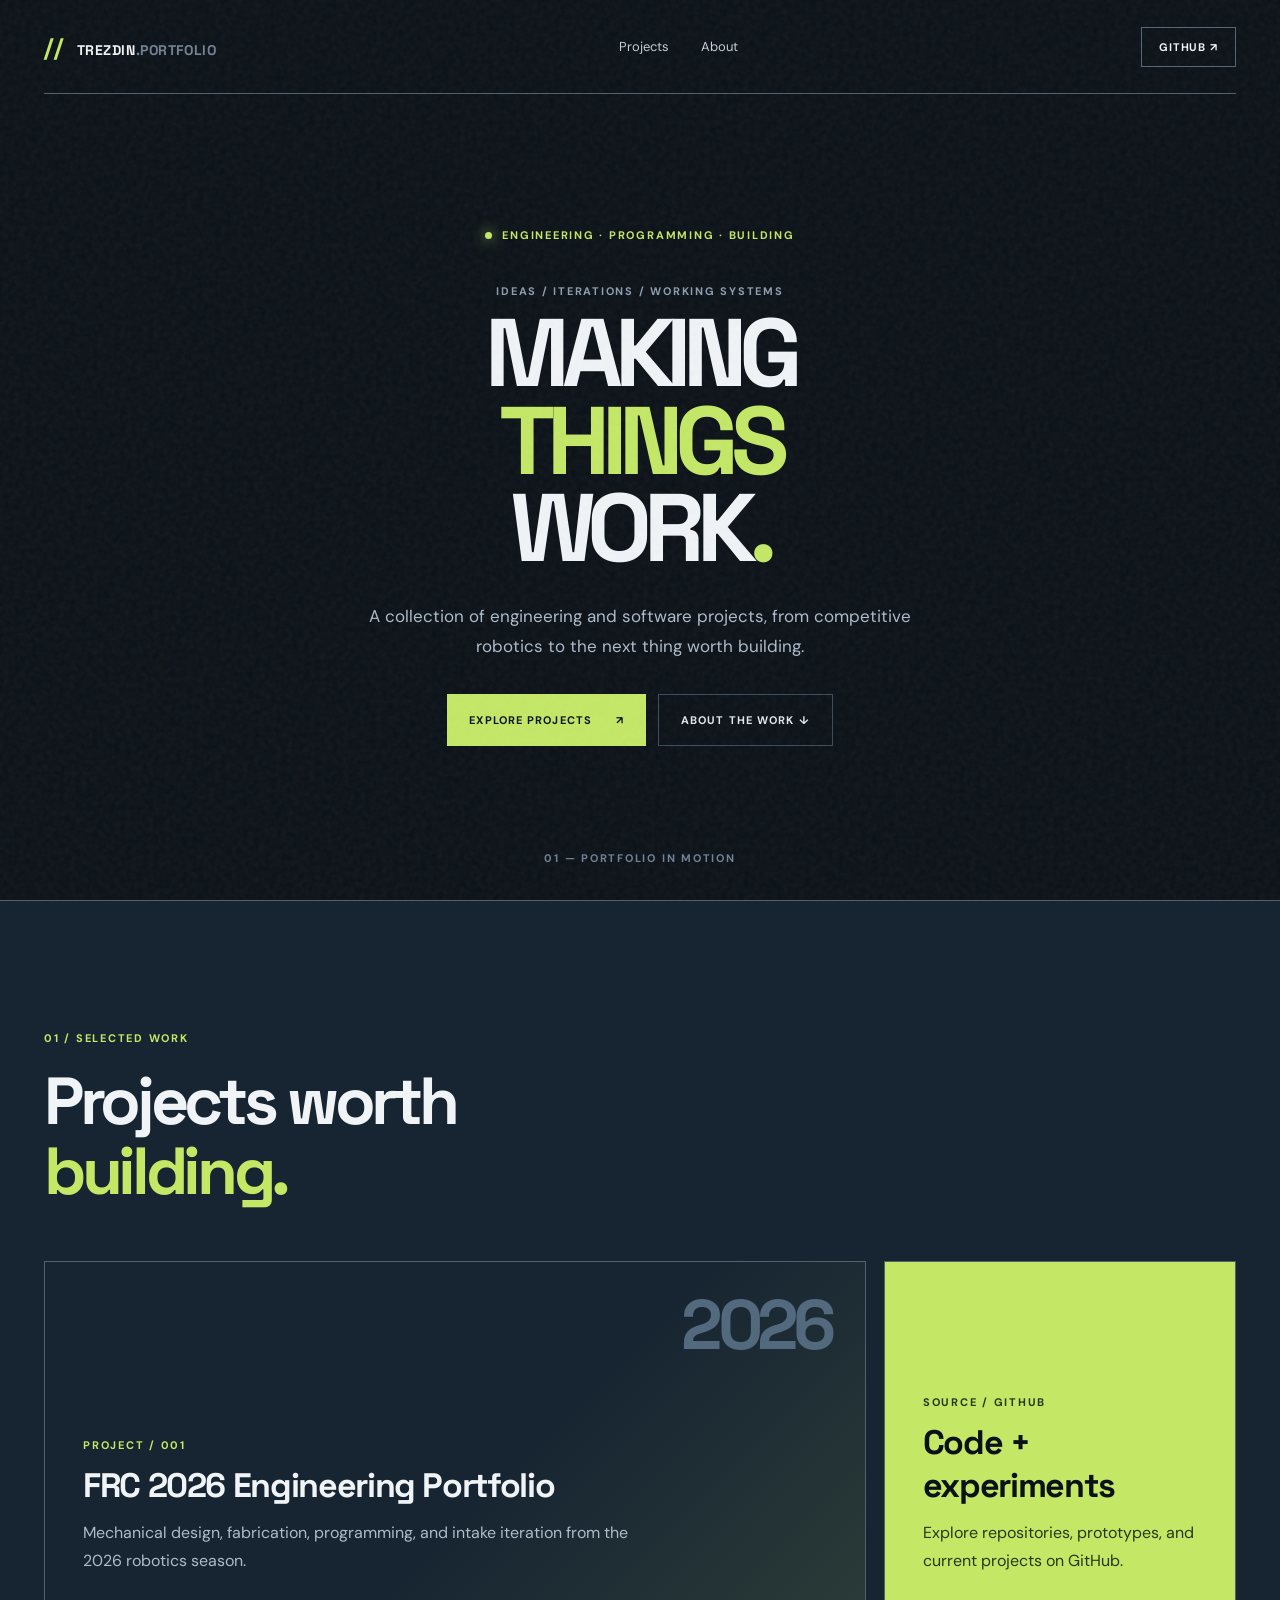
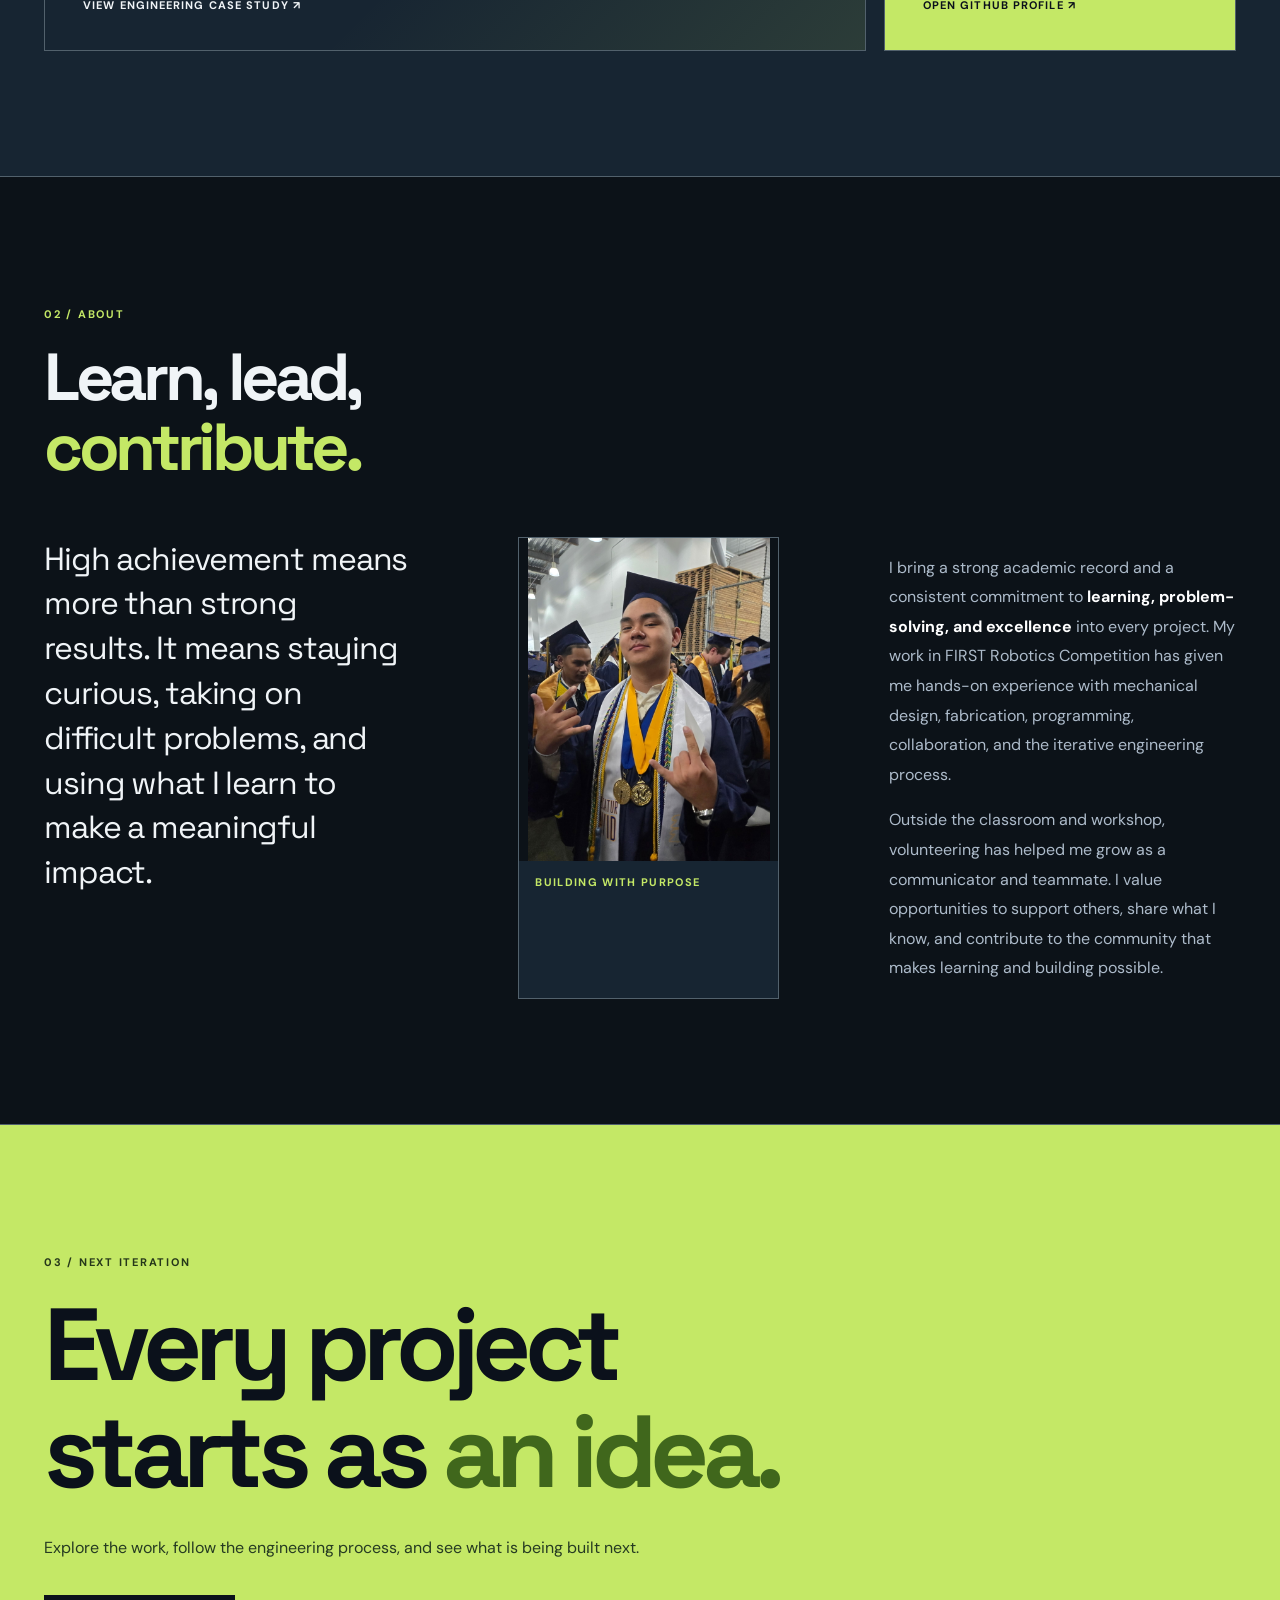
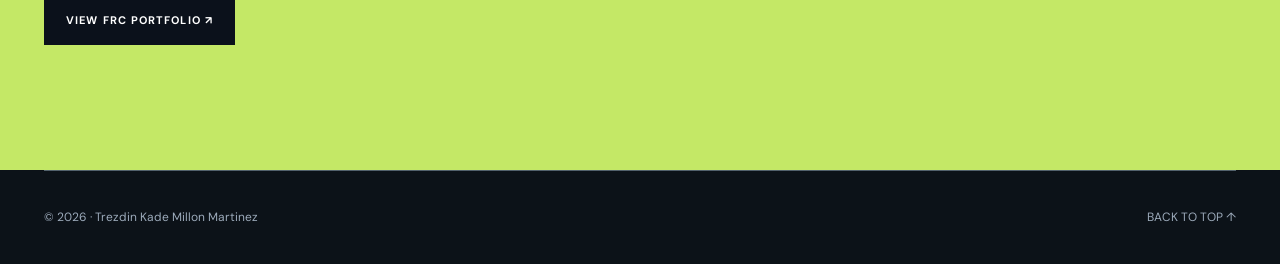
<file: index.html>
<!doctype html>
<html lang="en">
  <head>
    <meta charset="utf-8" />
    <meta name="viewport" content="width=device-width, initial-scale=1" />
    <meta name="theme-color" content="#0b111b" />
    <meta
      name="description"
      content="Trezdin's engineering portfolio and project work."
    />
    <title>Trezdin | Engineering Portfolio</title>
    <link rel="stylesheet" href="style.css" />
  </head>
  <body class="home-page">
    <div class="grain" aria-hidden="true"></div>

    <header class="nav wrap">
      <a class="brand" href="#top">
        <span class="brandmark">//</span>
        TREZDIN<span class="muted">.PORTFOLIO</span>
      </a>
      <nav class="nav-links" id="primary-navigation" aria-label="Main navigation">
        <a href="#projects">Projects</a>
        <a href="#about">About</a>
      </nav>
      <button
        class="menu-toggle"
        type="button"
        aria-expanded="false"
        aria-controls="primary-navigation"
        aria-label="Toggle navigation"
      >
        MENU
      </button>
      <a
        class="nav-cta"
        href="https://github.com/Unspeakablevet"
        target="_blank"
        rel="noopener noreferrer"
      >GITHUB &#8599;</a>
    </header>

    <main id="top">
      <section class="hero wrap">
        <div>
          <div class="eyebrow">
            <span class="pulse"></span>
            ENGINEERING &#183; PROGRAMMING &#183; BUILDING
          </div>
          <p class="micro">IDEAS / ITERATIONS / WORKING SYSTEMS</p>
          <h1>
            MAKING<br /><em>THINGS</em><br />WORK<span class="dot">.</span>
          </h1>
          <p class="lead">
            A collection of engineering and software projects, from competitive
            robotics to the next thing worth building.
          </p>
          <div class="hero-actions">
            <a class="btn primary" href="#projects">
              EXPLORE PROJECTS <span>&#8599;</span>
            </a>
            <a class="btn ghost" href="#about">
              ABOUT THE WORK &#8595;
            </a>
          </div>
        </div>

        <div class="hero-index">01 &#8212; PORTFOLIO IN MOTION</div>
      </section>

      <section class="section projects" id="projects">
        <div class="wrap">
          <span class="kicker">01 / SELECTED WORK</span>
          <h2>Projects worth<br /><i>building.</i></h2>

          <div class="project-grid">
            <a
              class="project-card featured"
              href="FRC_portfolio/FRC_portfolio.html"
              aria-label="View the 2026 FRC engineering portfolio"
            >
              <span class="card-index">PROJECT / 001</span>
              <h3>FRC 2026 Engineering Portfolio</h3>
              <p>
                Mechanical design, fabrication, programming, and intake
                iteration from the 2026 robotics season.
              </p>
              <span class="card-link">VIEW ENGINEERING CASE STUDY &#8599;</span>
            </a>

            <a
              class="project-card secondary"
              href="https://github.com/Unspeakablevet"
              target="_blank"
              rel="noopener noreferrer"
            >
              <span class="card-index">SOURCE / GITHUB</span>
              <h3>Code + experiments</h3>
              <p>
                Explore repositories, prototypes, and current projects on GitHub.
              </p>
              <span class="card-link">OPEN GITHUB PROFILE &#8599;</span>
            </a>
          </div>
        </div>
      </section>

      <section class="section" id="about">
        <div class="wrap">
          <span class="kicker">02 / ABOUT</span>
          <h2>Learn, lead,<br /><i>contribute.</i></h2>
          <div class="about-grid">
            <p class="big-copy">
              High achievement means more than strong results. It means staying
              curious, taking on difficult problems, and using what I learn to
              make a meaningful impact.
            </p>
            <figure class="about-profile">
              <img src="FRC_portfolio/assets/me.jpg" alt="Portrait of Trezdin Kade Millon Martinez" />
              <figcaption>BUILDING WITH PURPOSE</figcaption>
            </figure>
            <div class="about-copy">
              <p>
                I bring a strong academic record and a consistent commitment to
                <strong>learning, problem-solving, and excellence</strong> into
                every project. My work in FIRST Robotics Competition has given me
                hands-on experience with mechanical design, fabrication,
                programming, collaboration, and the iterative engineering process.
              </p>
              <p>
                Outside the classroom and workshop, volunteering has helped me
                grow as a communicator and teammate. I value opportunities to
                support others, share what I know, and contribute to the
                community that makes learning and building possible.
              </p>
            </div>
          </div>
        </div>
      </section>

      <section class="section closing">
        <div class="wrap">
          <span class="kicker">03 / NEXT ITERATION</span>
          <h2>Every project<br />starts as <i>an idea.</i></h2>
          <p>
            Explore the work, follow the engineering process, and see what is
            being built next.
          </p>
          <a class="btn primary" href="FRC_portfolio/FRC_portfolio.html">
            VIEW FRC PORTFOLIO &#8599;
          </a>
        </div>
      </section>
    </main>

    <footer class="footer wrap">
      <span>
        &#169; <span id="year">2026</span> &#183;
        Trezdin Kade Millon Martinez
      </span>
      <a href="#top">BACK TO TOP &#8593;</a>
    </footer>

    <script src="script.js"></script>
  </body>
</html>
</file>
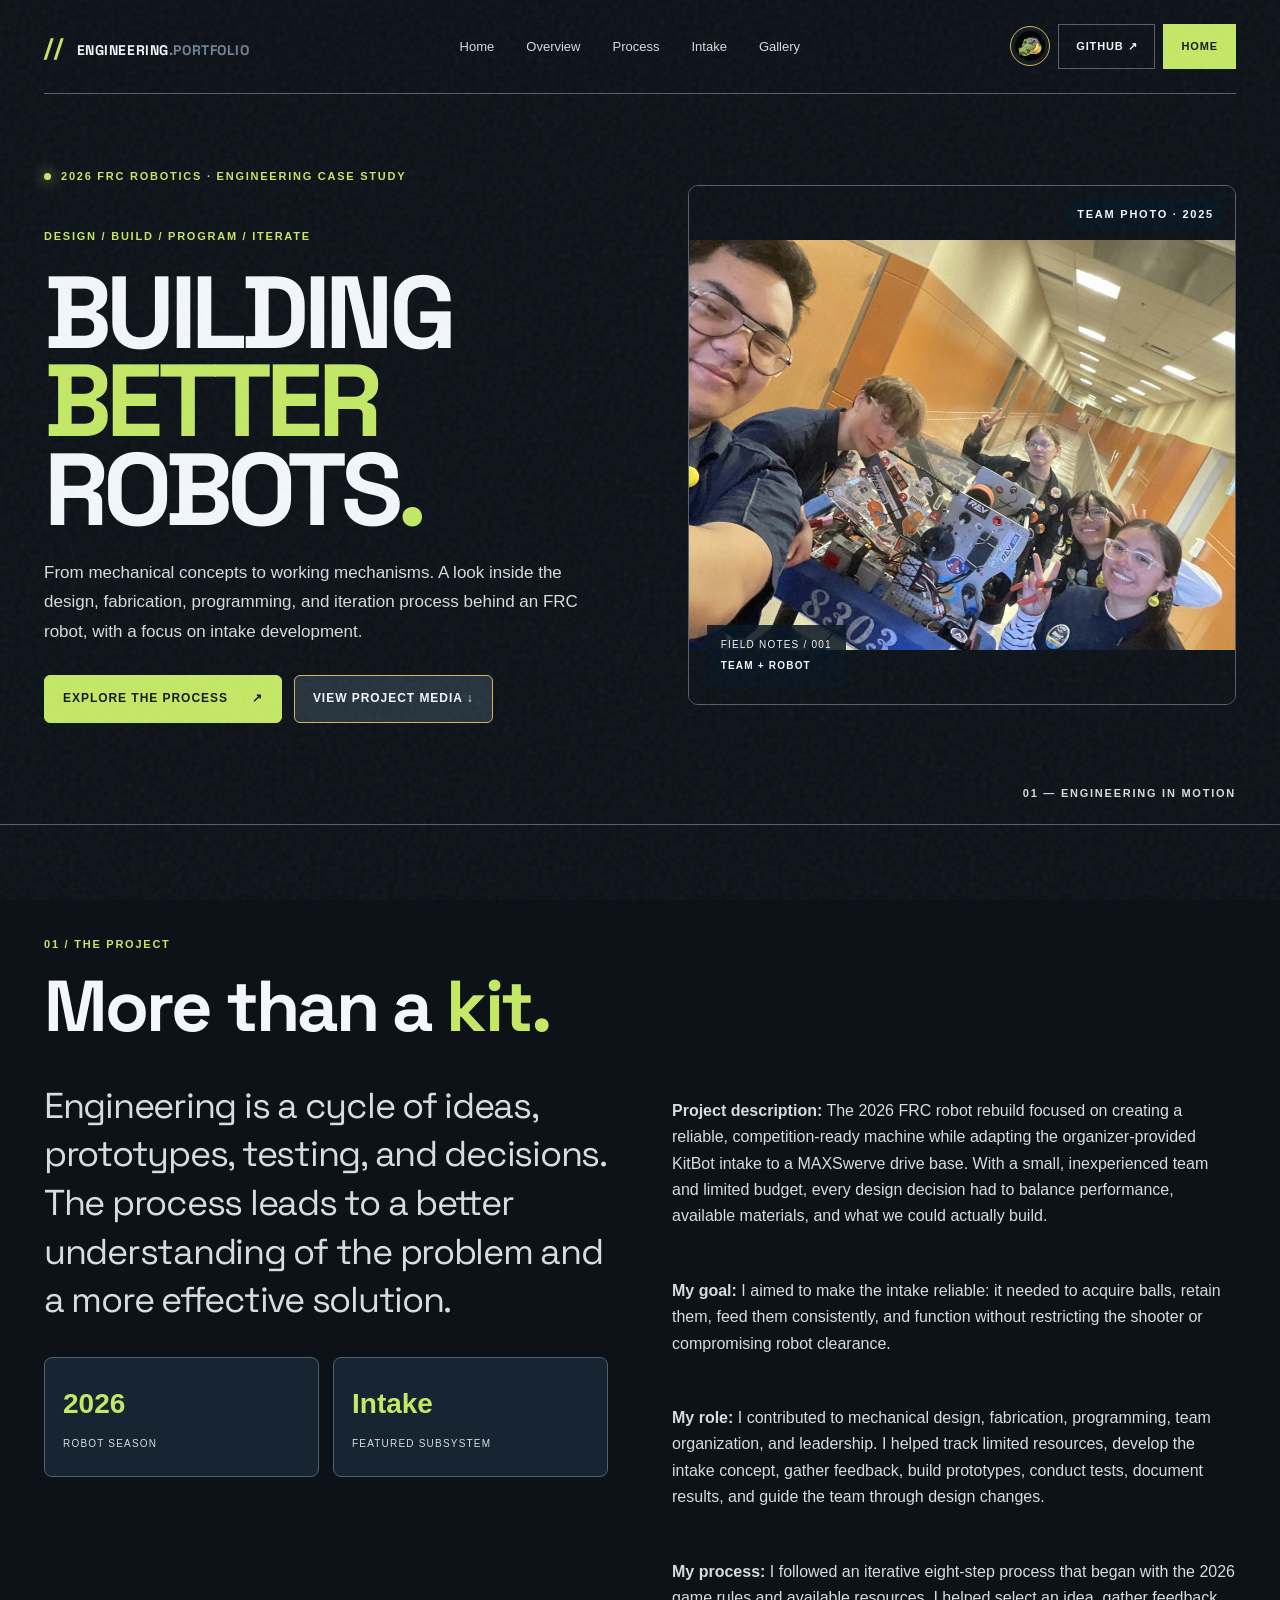
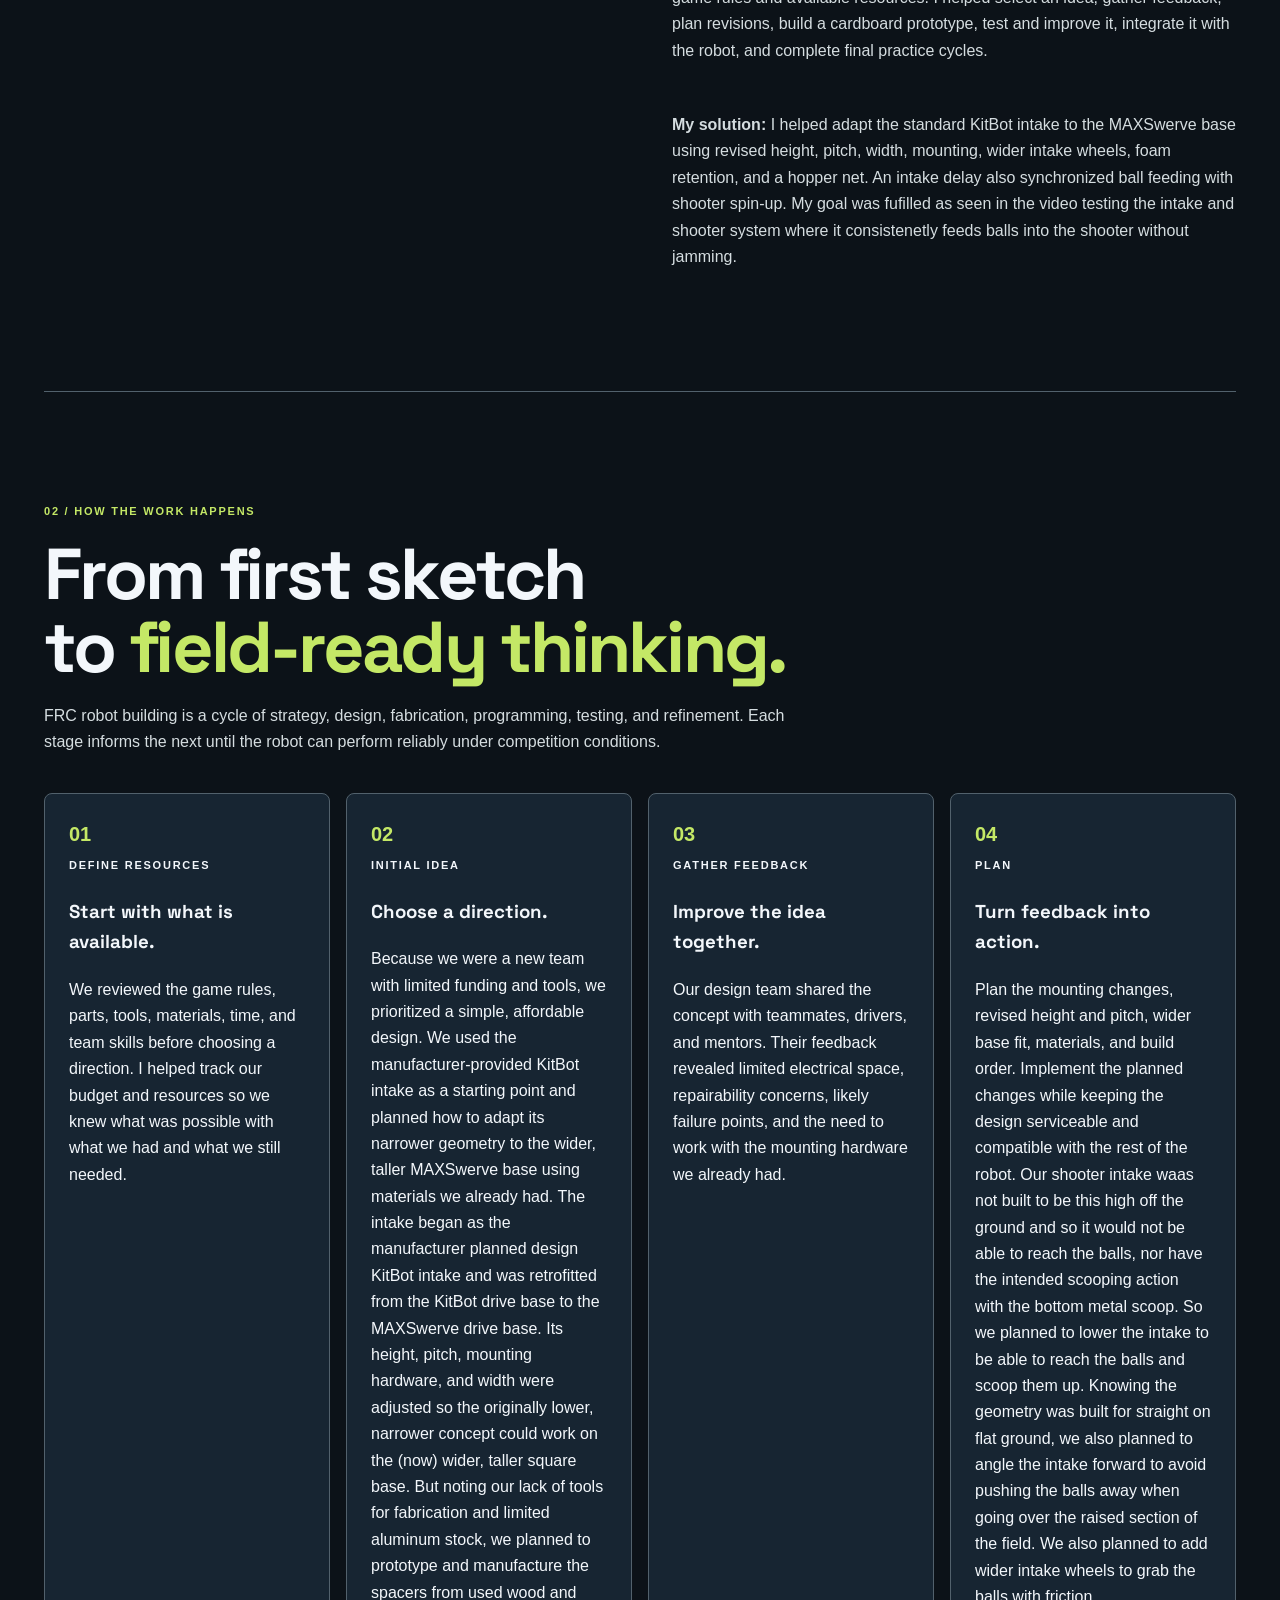
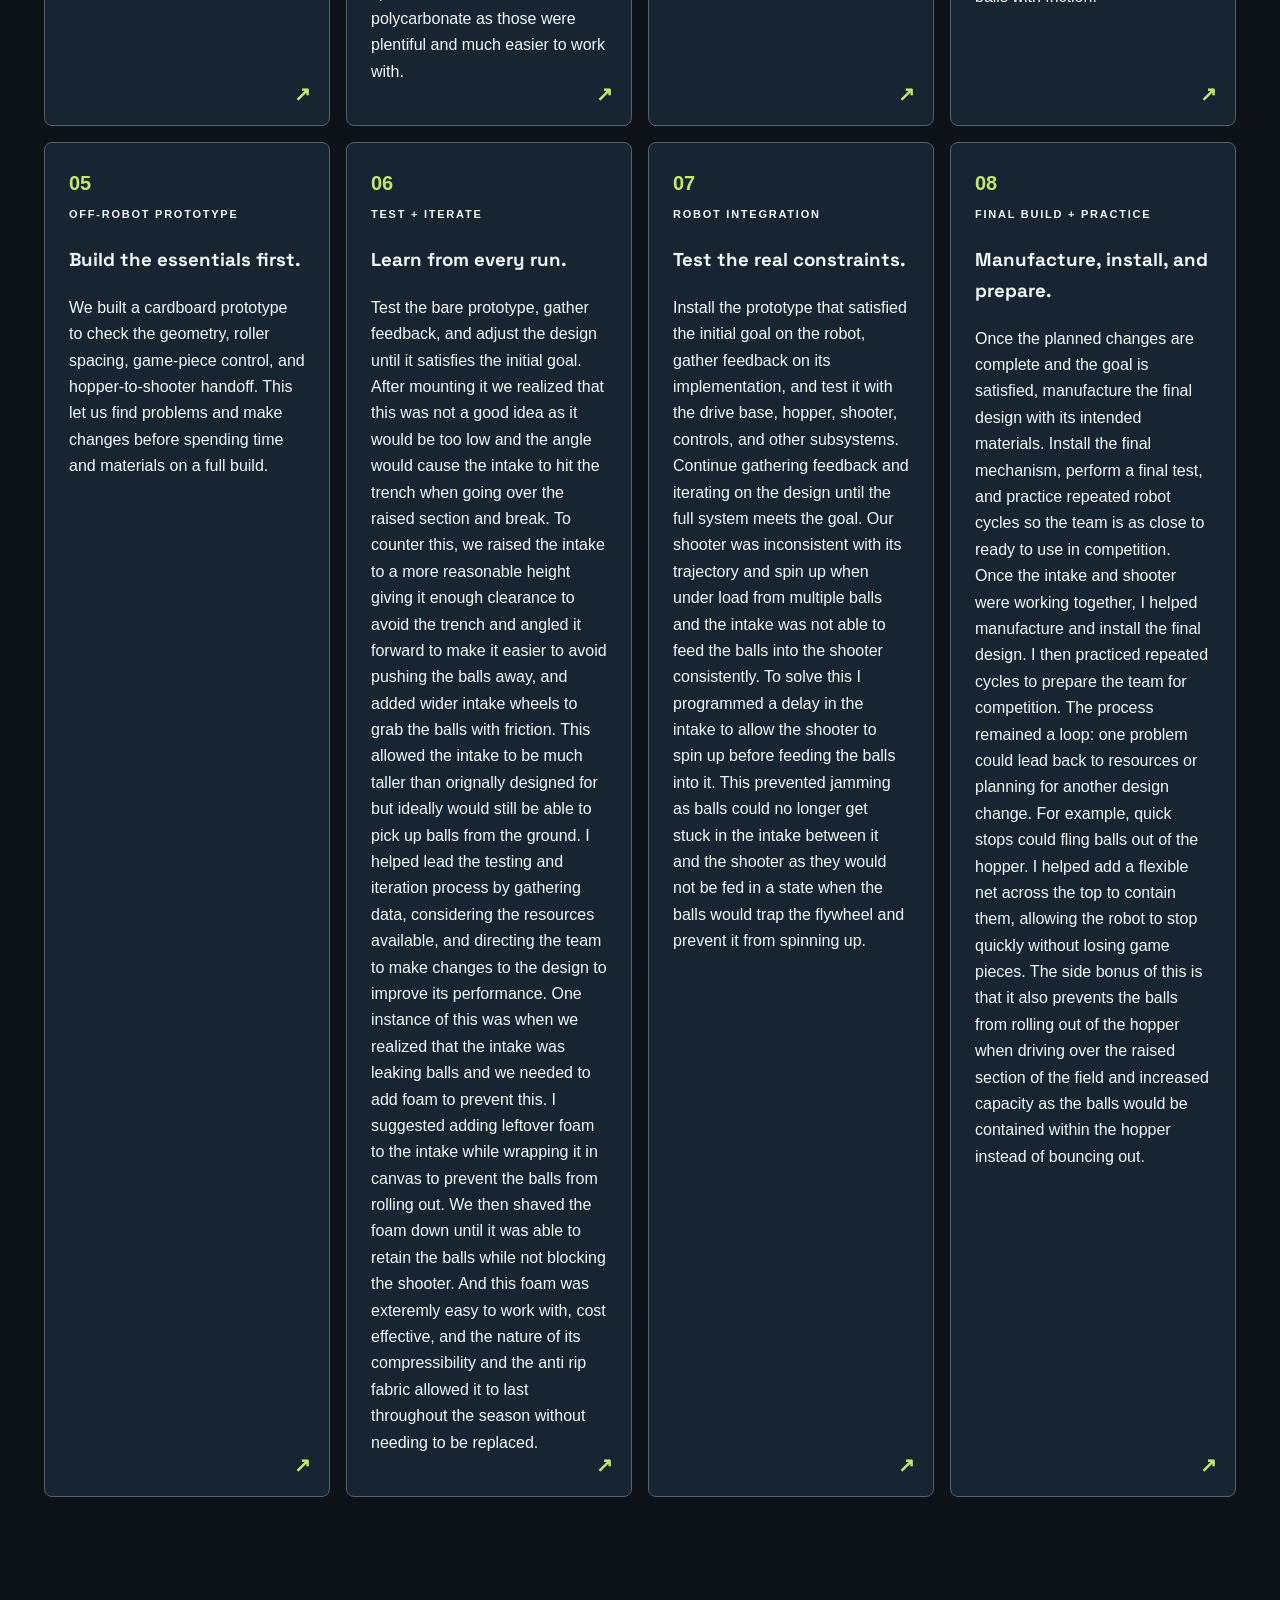
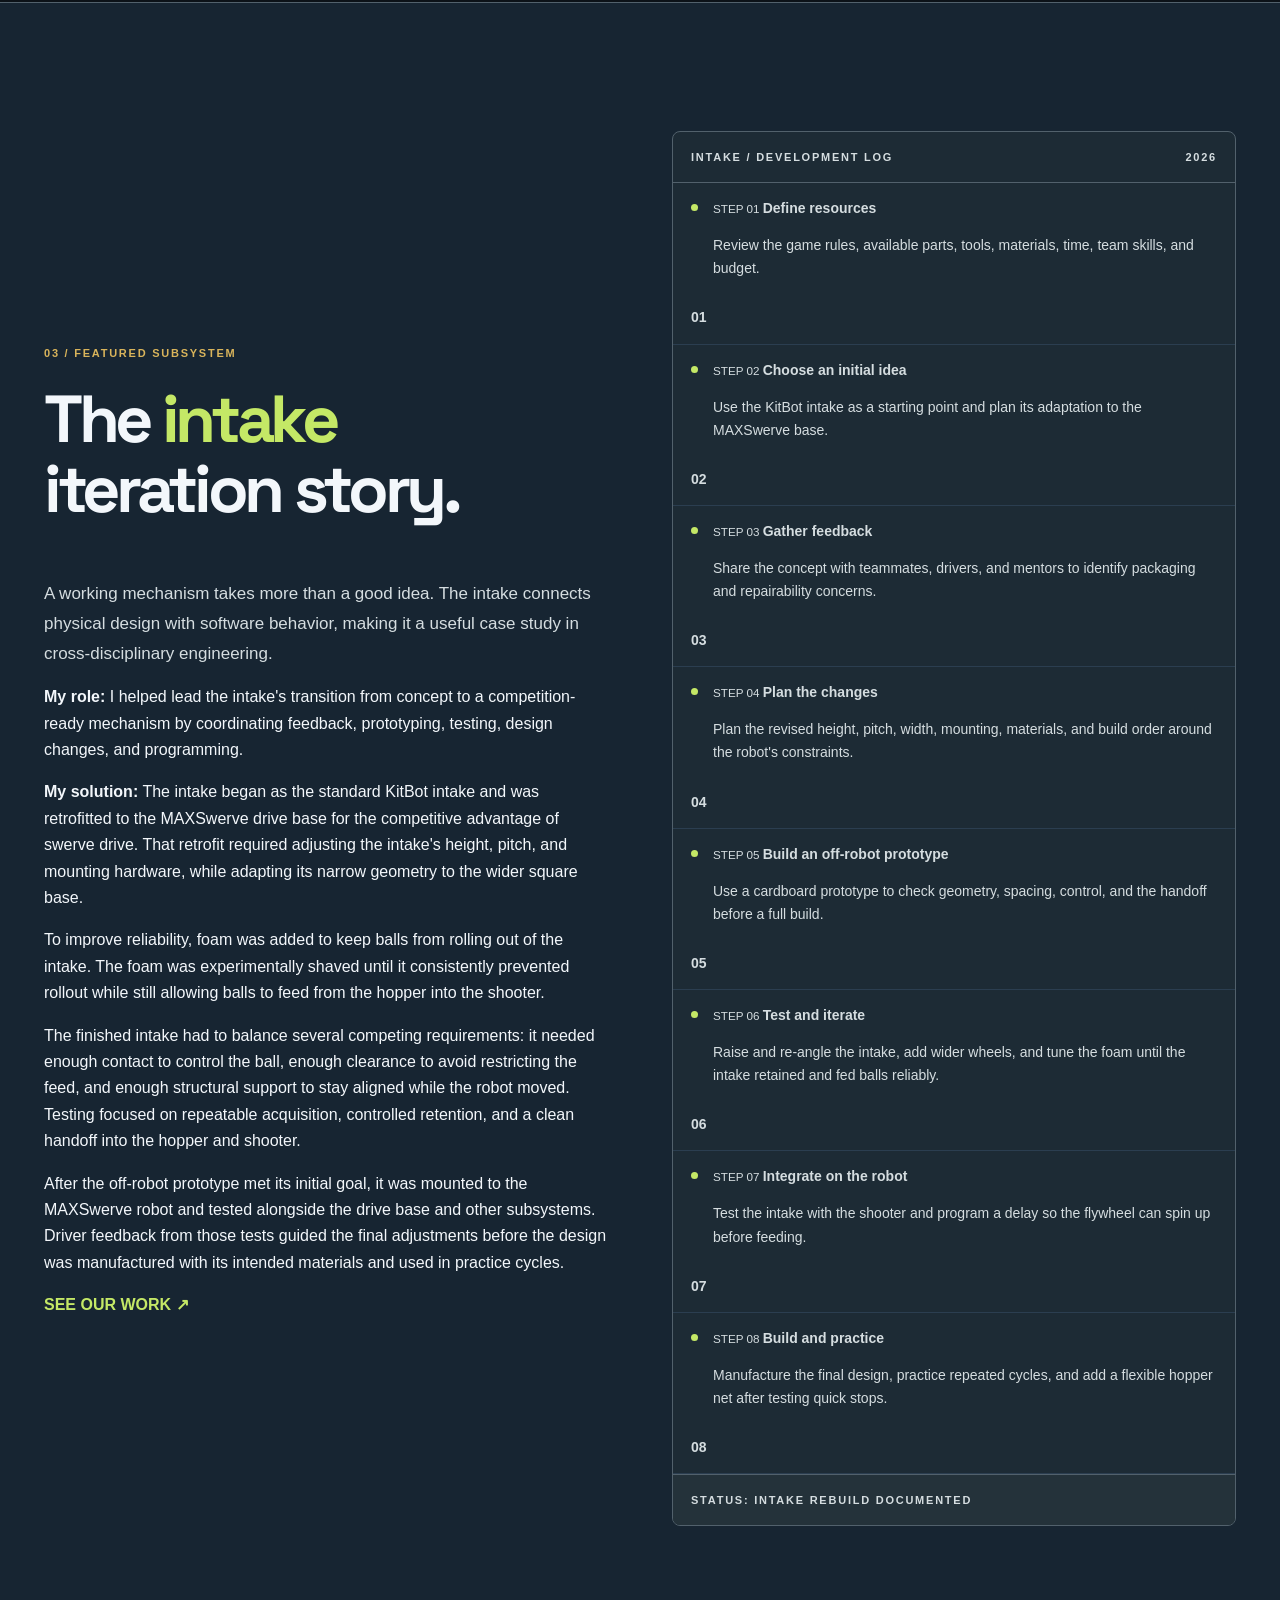
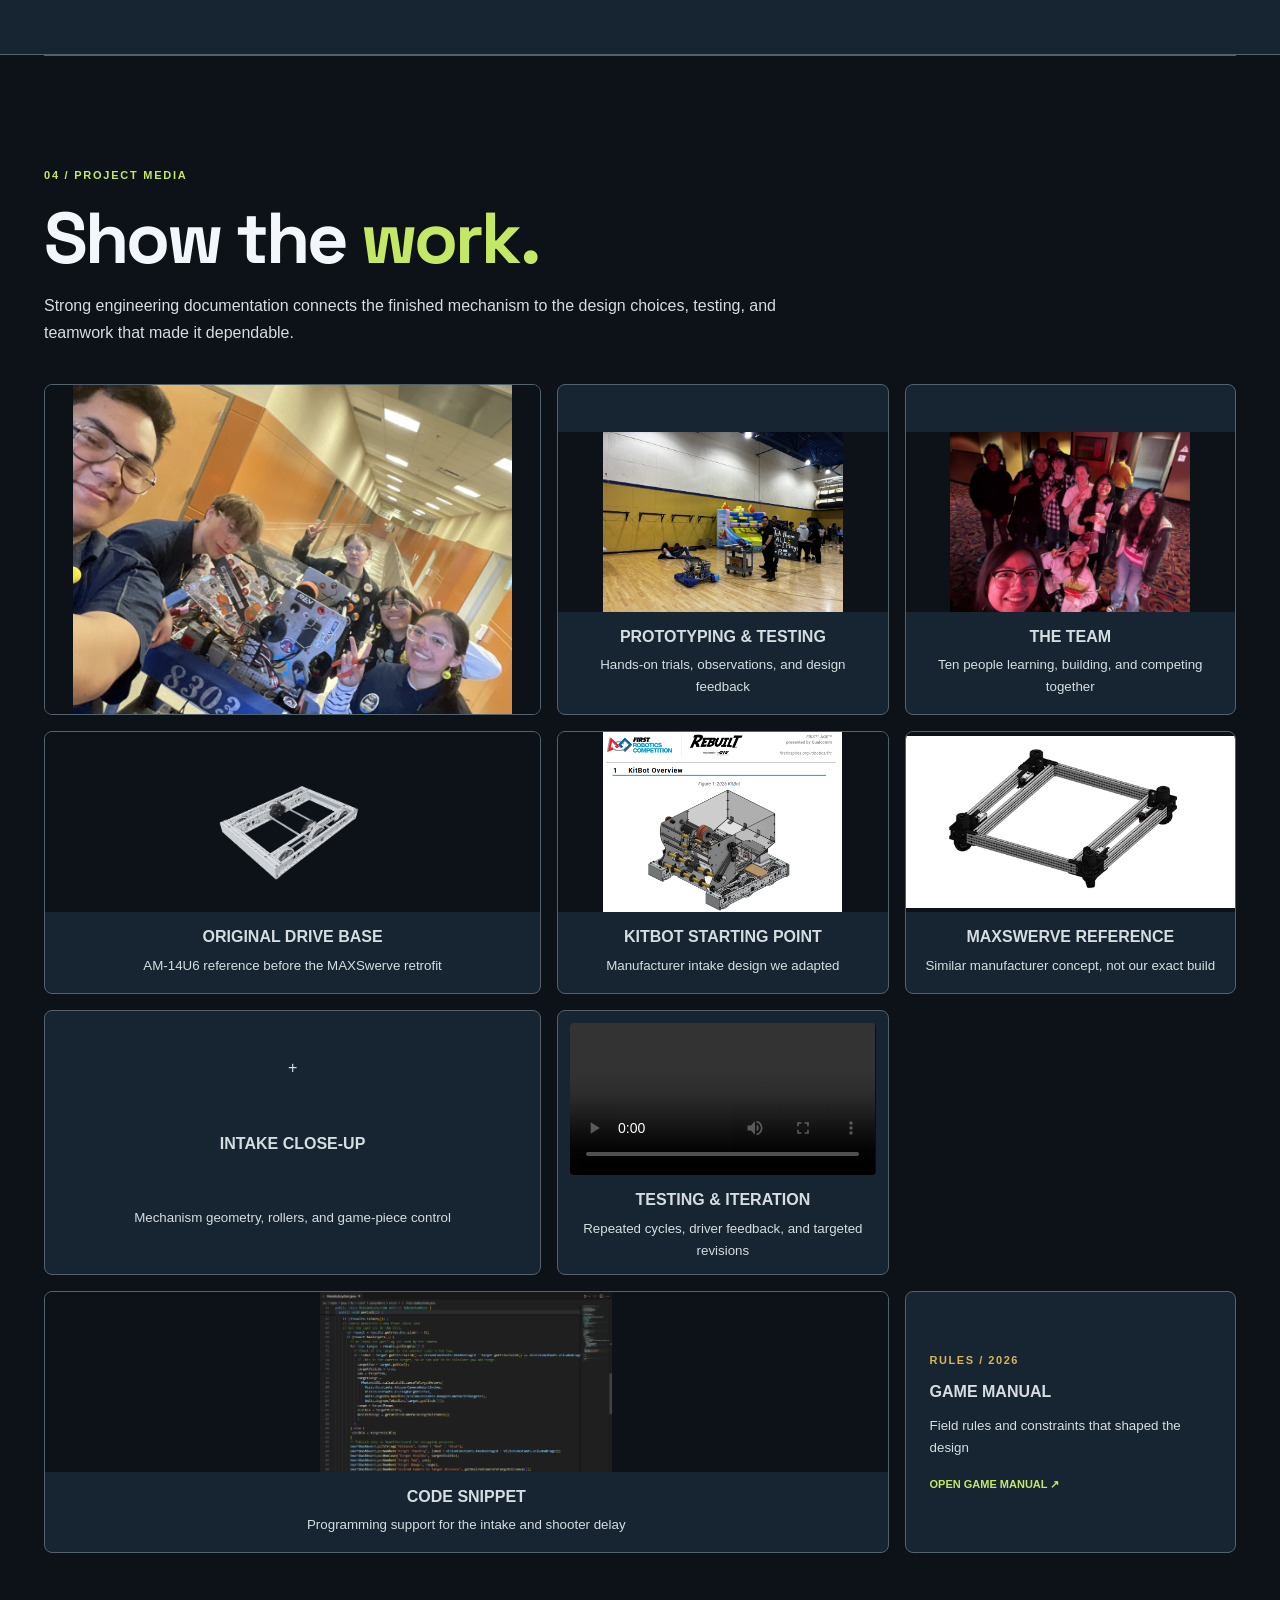
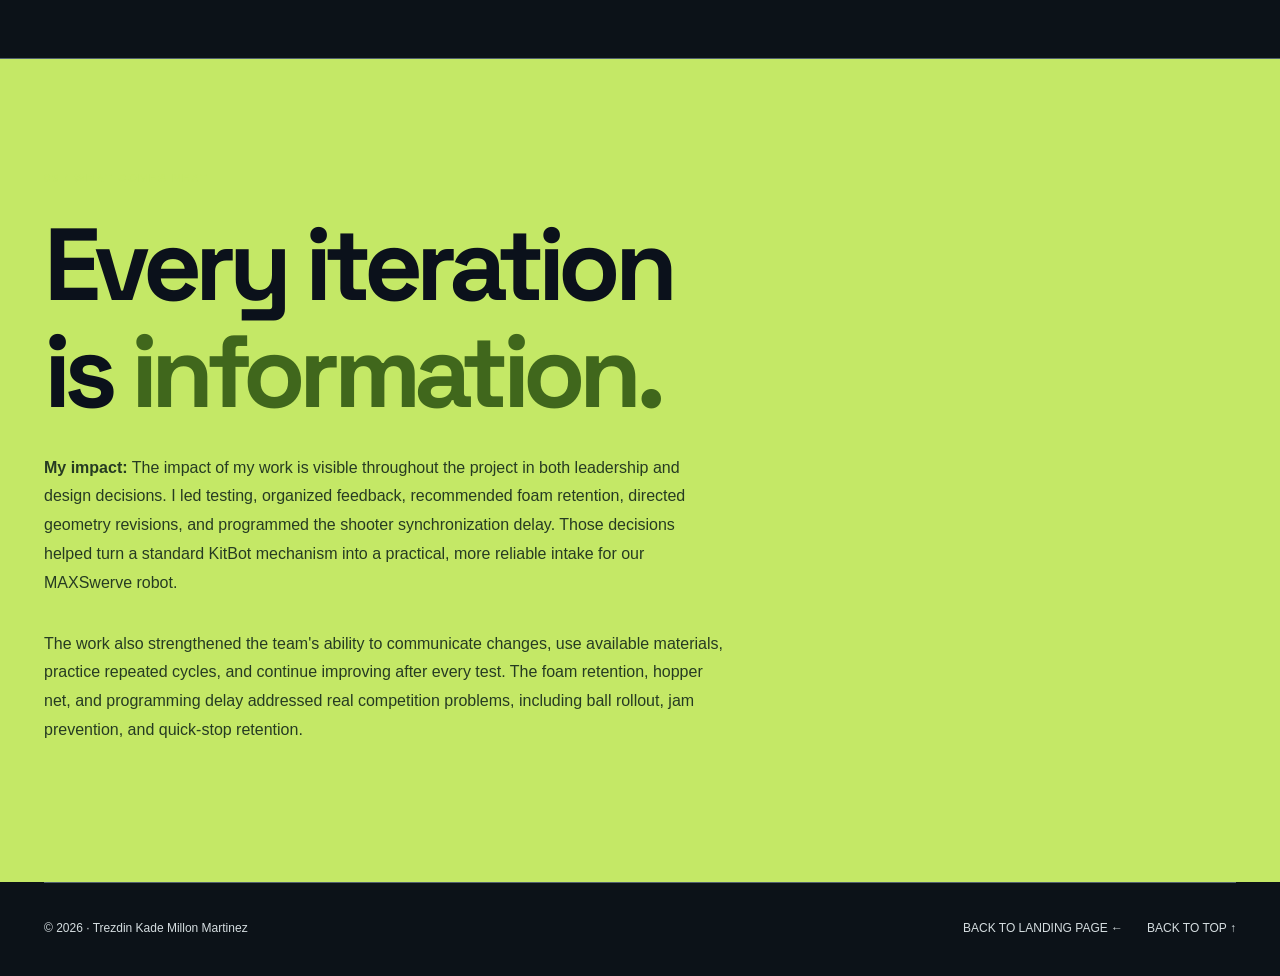
<file: FRC_portfolio/FRC_portfolio.html>
<!doctype html>
<html lang="en">
  <head>
    <meta charset="utf-8" />
    <meta name="viewport" content="width=device-width, initial-scale=1" />
    <meta name="theme-color" content="#0b111b" />
    <meta
      name="description"
      content="2026 FRC engineering portfolio: mechanical design, fabrication, programming and iterative intake development."
    />
    <title>FRC 2026 | Engineering Portfolio</title>
    <link rel="stylesheet" href="../style.css" />
  </head>
  <body class="portfolio-page">
    <div class="grain" aria-hidden="true"></div>
    <header class="nav wrap">
      <a class="brand" href="../index.html">
        <span class="brandmark">//</span>
        ENGINEERING<span class="muted">.PORTFOLIO</span>
      </a>
      <nav class="nav-links" id="primary-navigation" aria-label="Main navigation">
        <a href="../index.html">Home</a>
        <a href="#overview">Overview</a>
        <a href="#process">Process</a>
        <a href="#intake">Intake</a>
        <a href="#gallery">Gallery</a>
      </nav>
      <button
        class="menu-toggle"
        type="button"
        aria-expanded="false"
        aria-controls="primary-navigation"
        aria-label="Toggle navigation"
      >
        MENU
      </button>
      <div class="portfolio-nav-actions">
        <img
          class="portfolio-nav-logo"
          src="assets/team_logo.png"
          alt="FRC Team 8303 team logo"
        />
        <a
          class="nav-cta"
          href="https://github.com/Unspeakablevet"
          target="_blank"
          rel="noopener noreferrer"
          >GITHUB &#8599;</a
        >
        <a class="nav-cta landing-nav-link" href="../index.html">HOME</a>
      </div>
    </header>
    <main id="top">
      <section class="hero wrap">
        <div class="hero-copy">
          <div class="eyebrow">
            <span class="pulse"></span> 2026 FRC ROBOTICS &#183; ENGINEERING CASE
            STUDY
          </div>
          <p class="micro">DESIGN / BUILD / PROGRAM / ITERATE</p>
          <h1>
            BUILDING<br /><em>BETTER</em><br />ROBOTS<span class="dot">.</span>
          </h1>
          <p class="lead">
            From mechanical concepts to working mechanisms. A look inside the
            design, fabrication, programming, and iteration process behind an
            FRC robot, with a focus on intake development.
          </p>
          <div class="hero-actions">
            <a class="btn primary" href="#process"
              >EXPLORE THE PROCESS <span>&#8599;</span></a
            ><a class="btn ghost" href="#gallery">VIEW PROJECT MEDIA &#8595;</a>
          </div>
        </div>
        <div class="hero-visual">
          <img
            src="assets/team_robot_photo.jpg"
            alt="FRC teammates posing with a competition robot"
            fetchpriority="high"
          />
          <div class="image-tag">
            <span>FIELD NOTES / 001</span><strong>TEAM + ROBOT</strong>
          </div>
          <span class="photo-credit">TEAM PHOTO &#183; 2025</span>
        </div>
        <div class="hero-index">01 &#8212; ENGINEERING IN MOTION</div>
      </section>
      <section id="overview" class="section overview">
        <div class="wrap">
          <div class="section-head">
            <span class="kicker">01 / THE PROJECT</span>
            <h2>More than a <i>kit.</i></h2>
          </div>
          <div class="overview-grid">
            <div class="overview-primary">
              <p class="big-copy">
                Engineering is a cycle of ideas, prototypes, testing, and
                decisions. The process leads to a better understanding of the
                problem and a more effective solution.
              </p>
              <div class="stats">
                <div><span>2026</span><small>ROBOT SEASON</small></div>
                <div><span>Intake</span><small>FEATURED SUBSYSTEM</small></div>
              </div>
            </div>
            <div class="overview-text">
              <p>
                <strong>Project description:</strong> The 2026 FRC robot rebuild
                focused on creating a reliable, competition-ready machine while
                adapting the organizer-provided KitBot intake to a MAXSwerve
                drive base. With a small, inexperienced team and limited budget,
                every design decision had to balance performance, available
                materials, and what we could actually build.
              </p>
              <p>
                <strong>My goal:</strong> I aimed to make the intake reliable:
                it needed to acquire balls, retain them, feed them consistently,
                and function without restricting the shooter or compromising
                robot clearance.
              </p>
              <p>
                <strong>My role:</strong> I contributed to mechanical design,
                fabrication, programming, team organization, and leadership.
                I helped track limited resources, develop the intake concept,
                gather feedback, build prototypes, conduct tests, document
                results, and guide the team through design changes.
              </p>
              <p>
                <strong>My process:</strong> I followed an iterative eight-step
                process that began with the 2026 game rules and available
                resources. I helped select an idea, gather feedback, plan
                revisions, build a cardboard prototype, test and improve it,
                integrate it with the robot, and complete final practice cycles.
              </p>
              <p>
                <strong>My solution:</strong> I helped adapt the standard KitBot
                intake to the MAXSwerve base using revised height, pitch, width,
                mounting, wider intake wheels, foam retention, and a hopper net.
                An intake delay also synchronized ball feeding with shooter spin-up.
                My goal was fufilled as seen in the video testing the intake and 
                shooter system where it consistenetly feeds balls into the shooter 
                without jamming.
              </p>
            </div>
          </div>
        </div>
      </section>
      <section id="process" class="section process wrap">
        <div class="section-head">
          <span class="kicker">02 / HOW THE WORK HAPPENS</span>
          <h2>From first sketch<br />to <i>field-ready thinking.</i></h2>
          <p class="section-intro">
            FRC robot building is a cycle of strategy, design, fabrication,
            programming, testing, and refinement. Each stage informs the next
            until the robot can perform reliably under competition conditions.
          </p>
        </div>
        <div class="steps">
          <article class="step">
            <span class="step-num">01</span>
            <div>
              <span class="step-label">DEFINE RESOURCES</span>
              <h3>Start with what is available.</h3>
              <p>
                We reviewed the game rules, parts, tools, materials, time, and
                team skills before choosing a direction. I helped track our
                budget and resources so we knew what was possible with what we had and what we
                still needed.
              </p>
            </div>
            <span class="step-icon">&#8599;</span>
          </article>
          <article class="step">
            <span class="step-num">02</span>
            <div>
              <span class="step-label">INITIAL IDEA</span>
              <h3>Choose a direction.</h3>
              <p>
                Because we were a new team with limited funding and tools, we
                prioritized a simple, affordable design. We used the
                manufacturer-provided KitBot intake as a starting point and
                planned how to adapt its narrower geometry to the wider,
                taller MAXSwerve base using materials we already had.

                The intake began as the manufacturer planned design
                KitBot intake and was retrofitted from the KitBot drive base to
                the MAXSwerve drive base. Its height, pitch, mounting hardware,
                and width were adjusted so the originally lower, narrower concept could work on
                the (now) wider, taller square base. But noting our lack of tools for fabrication
                and limited aluminum stock, we planned to prototype and manufacture the spacers from
                used wood and polycarbonate as those were plentiful and much easier to work with.
              </p>
            </div>
            <span class="step-icon">&#8599;</span>
          </article>
          <article class="step">
            <span class="step-num">03</span>
            <div>
              <span class="step-label">GATHER FEEDBACK</span>
              <h3>Improve the idea together.</h3>
              <p>
                Our design team shared the concept with teammates, drivers, and
                mentors. Their feedback revealed limited electrical space,
                repairability concerns, likely failure points, and the need to
                work with the mounting hardware we already had.
              </p>
            </div>
            <span class="step-icon">&#8599;</span>
          </article>
          <article class="step">
            <span class="step-num">04</span>
            <div>
              <span class="step-label">PLAN</span>
              <h3>Turn feedback into action.</h3>
              <p>
                Plan the mounting changes, revised height and pitch, wider base
                fit, materials, and build order. Implement the planned changes
                while keeping the design serviceable and compatible with the
                rest of the robot. Our shooter intake waas not built to be this high
                off the ground and so it would not be able to reach the balls, nor
                have the intended scooping action with the bottom metal scoop.
                So we planned to lower the intake to be able to reach the balls and
                scoop them up. Knowing the geometry was built for straight on
                flat ground, we also planned to angle the intake forward to avoid
                pushing the balls away when going over the raised section of the field. We
                also planned to add wider intake wheels to grab the balls with friction.
              </p>
            </div>
            <span class="step-icon">&#8599;</span>
          </article>
          <article class="step">
            <span class="step-num">05</span>
            <div>
              <span class="step-label">OFF-ROBOT PROTOTYPE</span>
              <h3>Build the essentials first.</h3>
              <p>
                We built a cardboard prototype to check the geometry, roller
                spacing, game-piece control, and hopper-to-shooter handoff.
                This let us find problems and make changes before spending time
                and materials on a full build.
              </p>
            </div>
            <span class="step-icon">&#8599;</span>
          </article>
          <article class="step">
            <span class="step-num">06</span>
            <div>
              <span class="step-label">TEST + ITERATE</span>
              <h3>Learn from every run.</h3>
              <p>
                Test the bare prototype, gather feedback, and adjust the design
                until it satisfies the initial goal.
                After mounting it we realized that this was not a good
                idea as it would be too low and the angle would cause the intake to hit the
                trench when going over the raised section and break. To counter this, we raised
                the intake to a more reasonable height giving it enough clearance to avoid
                the trench and angled it forward to make it easier to avoid pushing the
                balls away, and added wider intake wheels to grab the balls with friction.
                This allowed the intake to be much taller than orignally designed for but
                ideally would still be able to pick up balls from the ground.
                I helped lead the testing and iteration process by gathering data,
                considering the resources available, and directing the
                team to make changes to the design to improve its performance.
                One instance of this was when we realized that the intake was leaking balls
                and we needed to add foam to prevent this. I suggested adding leftover foam to the
                intake while wrapping it in canvas to prevent the balls from rolling out.
                We then shaved the foam down until it was able to retain the balls while not blocking the shooter.
                And this foam was exteremly easy to work with, cost effective, and the
                nature of its compressibility and the anti rip fabric allowed it
                to last throughout the season without needing to be replaced.
              </p>
            </div>
            <span class="step-icon">&#8599;</span>
          </article>
          <article class="step">
            <span class="step-num">07</span>
            <div>
              <span class="step-label">ROBOT INTEGRATION</span>
              <h3>Test the real constraints.</h3>
              <p>
                Install the prototype that satisfied the initial goal on the
                robot, gather feedback on its implementation, and test it with
                the drive base, hopper,
                shooter, controls, and other subsystems. Continue gathering
                feedback and iterating on the design until the full system meets
                the goal. Our shooter was inconsistent with its trajectory and spin up
                when under load from multiple balls and the intake was not able to feed
                the balls into the shooter consistently. To solve this I programmed a delay
                in the intake to allow the shooter to spin up before feeding the balls into it.
                This prevented jamming as balls could no longer get stuck in the intake
                between it and the shooter as they would not be fed in a state when
                the balls would trap the flywheel and prevent it from spinning up.
              </p>
            </div>
            <span class="step-icon">&#8599;</span>
          </article>
          <article class="step">
            <span class="step-num">08</span>
            <div>
              <span class="step-label">FINAL BUILD + PRACTICE</span>
              <h3>Manufacture, install, and prepare.</h3>
              <p>
                Once the planned changes are complete and the goal is satisfied,
                manufacture the final design with its intended materials. Install
                the final mechanism, perform a final test, and practice repeated
                robot cycles so the team is as close to ready to use in competition.
                Once the intake and shooter were working together, I helped
                manufacture and install the final design. I then practiced
                repeated cycles to prepare the team for competition. The process
                remained a loop: one problem could lead back to resources or
                planning for another design change. For example, quick stops
                could fling balls out of the hopper. I helped add a flexible
                net across the top to contain them, allowing the robot to stop quickly
                without losing game pieces.
                The side bonus of this is that it also prevents the balls from rolling out of
                the hopper when driving over the raised section of the field and increased
                capacity as the balls would be contained within the hopper instead of bouncing out.
              </p>
            </div>
            <span class="step-icon">&#8599;</span>
          </article>
        </div>
      </section>
      <section id="intake" class="section feature">
        <div class="wrap feature-grid">
          <div>
            <span class="kicker">03 / FEATURED SUBSYSTEM</span>
            <h2>The <i>intake</i><br />iteration story.</h2>
            <p class="lead">
              A working mechanism takes more than a good idea. The intake
              connects physical design with software behavior, making it a
              useful case study in cross-disciplinary engineering.
            </p>
            <p>
              <strong>My role:</strong> I helped lead the intake's transition
              from concept to a competition-ready mechanism by coordinating
              feedback, prototyping, testing, design changes, and programming.
            </p>
            <p>
              <strong>My solution:</strong> The intake began as the standard
              KitBot intake and was retrofitted to the MAXSwerve drive base for
              the competitive advantage of swerve drive. That retrofit required
              adjusting the intake's height, pitch, and mounting hardware, while
              adapting its narrow geometry to the wider square base.
            </p>
            <p>
              To improve reliability, foam was added to keep balls from rolling
              out of the intake. The foam was experimentally shaved until it
              consistently prevented rollout while still allowing balls to feed
              from the hopper into the shooter.
            </p>
            <p>
              The finished intake had to balance several competing requirements:
              it needed enough contact to control the ball, enough clearance to
              avoid restricting the feed, and enough structural support to stay
              aligned while the robot moved. Testing focused on repeatable
              acquisition, controlled retention, and a clean handoff into the
              hopper and shooter.
            </p>
            <p>
              After the off-robot prototype met its initial goal, it was mounted
              to the MAXSwerve robot and tested alongside the drive base and
              other subsystems. Driver feedback from those tests guided the final
              adjustments before the design was manufactured with its intended
              materials and used in practice cycles.
            </p>
            <a class="text-link" href="#gallery">SEE OUR WORK &#8599;</a>
          </div>
          <div class="feature-panel">
            <div class="panel-top">
              <span>INTAKE / DEVELOPMENT LOG</span><span>2026</span>
            </div>
            <div class="log-item">
              <span class="log-dot"></span>
              <div>
                <small>STEP 01 </small><strong>Define resources</strong>
                <p>
                  Review the game rules, available parts, tools, materials, time,
                  team skills, and budget.
                </p>
              </div>
              <b>01</b>
            </div>
            <div class="log-item">
              <span class="log-dot"></span>
              <div>
                <small>STEP 02 </small><strong>Choose an initial idea</strong>
                <p>
                  Use the KitBot intake as a starting point and plan its
                  adaptation to the MAXSwerve base.
                </p>
              </div>
              <b>02</b>
            </div>
            <div class="log-item">
              <span class="log-dot"></span>
              <div>
                <small>STEP 03 </small><strong>Gather feedback</strong>
                <p>
                  Share the concept with teammates, drivers, and mentors to
                  identify packaging and repairability concerns.
                </p>
              </div>
              <b>03</b>
            </div>
            <div class="log-item">
              <span class="log-dot"></span>
              <div>
                <small>STEP 04 </small><strong>Plan the changes</strong>
                <p>
                  Plan the revised height, pitch, width, mounting, materials, and
                  build order around the robot's constraints.
                </p>
              </div>
              <b>04</b>
            </div>
            <div class="log-item">
              <span class="log-dot"></span>
              <div>
                <small>STEP 05 </small><strong>Build an off-robot prototype</strong>
                <p>
                  Use a cardboard prototype to check geometry, spacing, control,
                  and the handoff before a full build.
                </p>
              </div>
              <b>05</b>
            </div>
            <div class="log-item">
              <span class="log-dot"></span>
              <div>
                <small>STEP 06 </small><strong>Test and iterate</strong>
                <p>
                  Raise and re-angle the intake, add wider wheels, and tune the
                  foam until the intake retained and fed balls reliably.
                </p>
              </div>
              <b>06</b>
            </div>
            <div class="log-item">
              <span class="log-dot"></span>
              <div>
                <small>STEP 07 </small><strong>Integrate on the robot</strong>
                <p>
                  Test the intake with the shooter and program a delay so the
                  flywheel can spin up before feeding.
                </p>
              </div>
              <b>07</b>
            </div>
            <div class="log-item">
              <span class="log-dot"></span>
              <div>
                <small>STEP 08 </small><strong>Build and practice</strong>
                <p>
                  Manufacture the final design, practice repeated cycles, and
                  add a flexible hopper net after testing quick stops.
                </p>
              </div>
              <b>08</b>
            </div>
            <div class="panel-foot">
              STATUS: INTAKE REBUILD DOCUMENTED
            </div>
          </div>
        </div>
      </section>
      <section id="gallery" class="section gallery wrap">
        <div class="section-head">
          <span class="kicker">04 / PROJECT MEDIA</span>
          <h2>Show the <i>work.</i></h2>
          <p class="section-intro">
            Strong engineering documentation connects the finished mechanism to
            the design choices, testing, and teamwork that made it dependable.
          </p>
        </div>
        <div class="gallery-grid">
          <figure class="gallery-main">
            <img
              src="assets/team_robot_photo.jpg"
              alt="Group photograph with an FRC robot"
            />
            <figcaption>
              <strong>Team & robot</strong
              ><span>2025</span>
            </figcaption>
          </figure>
          <figure class="media-card image-card">
            <img
              src="assets/prototype_testing_outreach.jpg"
              alt="Team members prototyping and testing an FRC robot mechanism"
              loading="lazy"
            />
            <figcaption>
              <strong>PROTOTYPING &amp; TESTING</strong>
              <small>Hands-on trials, observations, and design feedback</small>
            </figcaption>
          </figure>
          <figure class="media-card image-card">
            <img
              src="assets/team_photo.jpg"
              alt="FRC team members together at an event"
              loading="lazy"
            />
            <figcaption>
              <strong>THE TEAM</strong>
              <small>Ten people learning, building, and competing together</small>
            </figcaption>
          </figure>
          <figure class="media-card image-card">
            <img
              src="assets/am-14U6.png"
              alt="Original AM-14U6 FRC drive base"
              loading="lazy"
            />
            <figcaption>
              <strong>ORIGINAL DRIVE BASE</strong>
              <small>AM-14U6 reference before the MAXSwerve retrofit</small>
            </figcaption>
          </figure>
          <figure class="media-card image-card">
            <img
              src="assets/kitbot_render.png"
              alt="Manufacturer render of the KitBot intake"
              loading="lazy"
            />
            <figcaption>
              <strong>KITBOT STARTING POINT</strong>
              <small>Manufacturer intake design we adapted</small>
            </figcaption>
          </figure>
          <figure class="media-card image-card">
            <img
              src="assets/manufacturer_maxswerve_design.png"
              alt="Manufacturer MAXSwerve design reference"
              loading="lazy"
            />
            <figcaption>
              <strong>MAXSWERVE REFERENCE</strong>
              <small>Similar manufacturer concept, not our exact build</small>
            </figcaption>
          </figure>
          <div class="media-card">
            <span>+</span><strong>INTAKE CLOSE-UP</strong
            ><small>Mechanism geometry, rollers, and game-piece control</small>
          </div>
          <figure class="media-card video-card">
            <video
              controls
              preload="metadata"
              aria-label="FRC robot testing and iteration video"
            >
              <source src="assets/robot_testing.MOV" type="video/quicktime" />
              This browser does not support embedded video. You can
              <a href="assets/robot_testing.MOV">download the testing video</a>.
            </video>
            <figcaption>
              <strong>TESTING &amp; ITERATION</strong>
              <small>Repeated cycles, driver feedback, and targeted revisions</small>
            </figcaption>
          </figure>
          <figure class="media-card image-card code-card">
            <img
              src="assets/code_snippet.png"
              alt="Code snippet for robot intake and shooter integration"
              loading="lazy"
            />
            <figcaption>
              <strong>CODE SNIPPET</strong>
              <small>Programming support for the intake and shooter delay</small>
            </figcaption>
          </figure>
          <div class="media-card resource-card">
            <span>RULES / 2026</span>
            <strong>GAME MANUAL</strong>
            <small>Field rules and constraints that shaped the design</small>
            <a class="text-link" href="assets/2026GameManual.pdf">OPEN GAME MANUAL &#8599;</a>
          </div>
        </div>
      </section>
      <section class="section closing">
        <div class="wrap">
          <span class="kicker">05 / WHAT COMES NEXT</span>
          <h2>Every iteration<br />is <i>information.</i></h2>
          <p>
            <strong>My impact:</strong> The impact of my work is visible throughout
            the project in both leadership and design decisions. I led testing,
            organized feedback, recommended foam retention, directed geometry
            revisions, and programmed the shooter synchronization delay. Those
            decisions helped turn a standard KitBot mechanism into a practical,
            more reliable intake for our MAXSwerve robot.
          </p>
          <p>
            The work also strengthened the team's ability to communicate changes,
            use available materials, practice repeated cycles, and continue
            improving after every test. The foam retention, hopper net, and
            programming delay addressed real competition problems, including
            ball rollout, jam prevention, and quick-stop retention.
          </p>
        </div>
      </section>
    </main>
    <footer class="wrap footer">
      <span>
        &#169; <span id="year">2026</span> &#183;
        Trezdin Kade Millon Martinez
      </span>
      <div class="footer-links">
        <a class="footer-landing-link" href="../index.html">BACK TO LANDING PAGE &#8592;</a>
        <a href="#top">BACK TO TOP &#8593;</a>
      </div>
    </footer>
    <script src="../script.js"></script>
  </body>
</html>
</file>
<file: style.css>
@import url("https://fonts.googleapis.com/css2?family=DM+Sans:wght@400;500;600;700&family=Space+Grotesk:wght@400;500;600;700&display=swap");

      :root {
        --bg: #0c1218;
        --surface: #172532;
        --line: #52616c;
        --text: #f0f4f7;
        --muted: #d5dde0;
        --accent: #c4e866;
        --gold: #d9b45b;
      }

      * { box-sizing: border-box; }

      html { scroll-behavior: smooth; }

      body {
        margin: 0;
        background: var(--bg);
        color: var(--text);
        font-family: "DM Sans", Arial, sans-serif;
        -webkit-font-smoothing: antialiased;
      }

      a { color: inherit; text-decoration: none; }

      .grain {
        position: fixed;
        inset: 0;
        z-index: 20;
        pointer-events: none;
        opacity: 0.055;
        background-image: url("data:image/svg+xml,%3Csvg viewBox='0 0 180 180' xmlns='http://www.w3.org/2000/svg'%3E%3Cfilter id='n'%3E%3CfeTurbulence type='fractalNoise' baseFrequency='.9' numOctaves='3' stitchTiles='stitch'/%3E%3C/filter%3E%3Crect width='100%25' height='100%25' filter='url(%23n)'/%3E%3C/svg%3E");
      }

      .wrap {
        width: min(1240px, calc(100% - 88px));
        margin-inline: auto;
      }

      .nav {
        height: 94px;
        display: flex;
        align-items: center;
        justify-content: space-between;
        border-bottom: 1px solid var(--line);
        gap: 24px;
      }

      .brand {
        font-family: "Space Grotesk", sans-serif;
        font-size: 14px;
        font-weight: 700;
        letter-spacing: 0.04em;
      }

      .brandmark {
        color: var(--accent);
        font-size: 24px;
        margin-right: 9px;
      }

      .nav-links {
        display: flex;
        gap: 32px;
        font-size: 13px;
        color: #c5ced8;
      }

      .muted {
        color: #728193;
      }

      .menu-toggle {
        display: none;
      }

      .nav-links a:hover,
      .footer a:hover { color: var(--accent); }

      .nav-cta {
        border: 1px solid #566478;
        padding: 12px 17px;
        font-size: 11px;
        font-weight: 700;
        letter-spacing: 0.08em;
      }

      .nav-cta:hover {
        border-color: var(--accent);
        color: var(--accent);
      }

      .hero {
        min-height: 700px;
        display: grid;
        grid-template-columns: 1fr 46%;
        gap: 42px;
        align-items: center;
        position: relative;
        padding-block: 72px 100px;
      }

      .home-page .hero {
        grid-template-columns: 1fr;
        justify-items: center;
        text-align: center;
        min-height: calc(100vh - 94px);
        padding-block: 64px 84px;
      }

      .home-page .hero > div:first-child {
        max-width: 900px;
      }

      .home-page .hero .eyebrow,
      .home-page .hero .hero-actions {
        justify-content: center;
      }

      .home-page .hero .lead {
        margin-inline: auto;
      }

      .eyebrow,
      .kicker,
      .micro,
      .card-index,
      .hero-index {
        font-size: 11px;
        letter-spacing: 0.16em;
        font-weight: 700;
      }

      .eyebrow {
        color: var(--accent);
        display: flex;
        align-items: center;
        gap: 10px;
      }

      .pulse {
        width: 7px;
        height: 7px;
        border-radius: 50%;
        background: var(--accent);
        box-shadow: 0 0 14px var(--accent);
      }

      .micro {
        margin: 42px 0 12px;
        color: #8c9daf;
      }

      h1,
      h2,
      h3 {
        font-family: "Space Grotesk", sans-serif;
      }

      .hero h1 {
        font-size: clamp(66px, 7.5vw, 116px);
        line-height: 0.91;
        letter-spacing: -0.085em;
        margin: 0 0 30px;
        font-weight: 700;
      }

      .hero h1 em,
      h2 i {
        font-style: normal;
        color: var(--accent);
      }

      .dot { color: var(--accent); }

      .lead {
        max-width: 570px;
        margin: 0;
        color: #aebbc9;
        font-size: 17px;
        line-height: 1.75;
      }

      .hero-actions {
        display: flex;
        gap: 12px;
        flex-wrap: wrap;
        margin-top: 32px;
      }

      .btn {
        display: inline-flex;
        align-items: center;
        justify-content: space-between;
        gap: 24px;
        padding: 18px 22px;
        font-size: 11px;
        letter-spacing: 0.1em;
        font-weight: 700;
        transition: transform 0.2s;
      }

      .btn:hover { transform: translateY(-3px); }

      .primary {
        background: var(--accent);
        color: #0b111b;
      }

      .ghost {
        border: 1px solid #3c4b5b;
        color: #e3e9ef;
      }

      .hero-visual {
        height: 570px;
        position: relative;
        overflow: hidden;
        border: 1px solid var(--line);
        background:
          linear-gradient(rgba(196, 255, 98, 0.04) 1px, transparent 1px),
          linear-gradient(90deg, rgba(196, 255, 98, 0.04) 1px, transparent 1px),
          #111c2a;
        background-size: 32px 32px;
      }

      .hero-index {
        position: absolute;
        bottom: 35px;
        color: #718195;
      }

      .section {
        padding-block: 125px;
        border-top: 1px solid var(--line);
      }

      .projects { background: #172532; }

      .kicker { color: var(--accent); }

      h2 {
        margin: 20px 0 54px;
        font-size: clamp(42px, 5.2vw, 76px);
        line-height: 1.05;
        letter-spacing: -0.065em;
      }

      .project-grid {
        display: grid;
        grid-template-columns: 1.4fr 0.6fr;
        gap: 18px;
      }

      .project-card {
        min-height: 390px;
        border: 1px solid var(--line);
        background: #172532;
        position: relative;
        display: flex;
        flex-direction: column;
        justify-content: flex-end;
        padding: 38px;
        overflow: hidden;
        transition: transform 0.2s, border-color 0.2s;
      }

      .project-card:hover {
        transform: translateY(-5px);
        border-color: var(--accent);
      }

      .project-card.featured {
        background:
          linear-gradient(135deg, transparent 55%, rgba(196, 232, 102, 0.12)),
          #172532;
      }

      .project-card.featured::before {
        content: "2026";
        position: absolute;
        top: 28px;
        right: 34px;
        color: #52697e;
        font: 700 70px/1 "Space Grotesk";
        letter-spacing: -0.08em;
      }

      .project-card.secondary {
        background: var(--accent);
        color: #0b111b;
      }

      .project-card.secondary .card-index,
      .project-card.secondary p { color: #26371a; }

      .card-index { color: var(--accent); margin-bottom: 12px; }

      .project-card h3 {
        margin: 0 0 12px;
        font-size: 34px;
        letter-spacing: -0.04em;
      }

      .project-card p {
        max-width: 560px;
        margin: 0 0 24px;
        color: #aebbc9;
        line-height: 1.7;
      }

      .card-link {
        font-size: 11px;
        font-weight: 700;
        letter-spacing: 0.1em;
      }

      .about-grid {
        display: grid;
        grid-template-columns: 1.05fr 0.75fr 1fr;
        gap: 110px;
      }

      .about-profile {
        margin: 0;
        border: 1px solid var(--line);
        background: #172532;
        overflow: hidden;
      }

      .about-profile img {
        display: block;
        width: 100%;
        aspect-ratio: 4 / 5;
        object-fit: contain;
        background: #0c1218;
      }

      .about-profile figcaption {
        padding: 14px 16px;
        color: var(--accent);
        font-size: 11px;
        font-weight: 700;
        letter-spacing: 0.12em;
      }

      .big-copy {
        margin: 0;
        font-family: "Space Grotesk";
        font-size: clamp(24px, 2.5vw, 35px);
        line-height: 1.4;
        letter-spacing: -0.035em;
      }

      .about-copy {
        color: #adbbca;
        line-height: 1.85;
      }

      .about-copy strong { color: #fff; }

      .closing {
        background: var(--accent);
        color: #0b111b;
      }

      .closing h2 {
        max-width: 900px;
        font-size: clamp(60px, 8vw, 115px);
        margin-bottom: 28px;
      }

      .closing h2 i { color: #40671c; }
      .closing .kicker { color: #26371a; }

      .closing p {
        max-width: 680px;
        color: #263b22;
        line-height: 1.8;
        margin-bottom: 32px;
      }

      .closing .primary {
        background: #0b111b;
        color: #fff;
      }

      .footer {
        min-height: 94px;
        display: flex;
        align-items: center;
        justify-content: space-between;
        gap: 20px;
        border-top: 1px solid var(--line);
        color: #9caaba;
        font-size: 12px;
      }

      @media (max-width: 900px) {
        .wrap { width: min(100% - 44px, 1240px); }
        .hero { grid-template-columns: 1fr; padding-bottom: 80px; }
        .hero-visual { height: 420px; }
        .hero-index { display: none; }
        .project-grid,
        .about-grid { grid-template-columns: 1fr; gap: 35px; }
      }

      @media (max-width: 620px) {
        .nav { height: 78px; }
        .nav-links {
          display: none;
          position: absolute;
          left: 22px;
          right: 22px;
          top: 78px;
          z-index: 30;
          flex-direction: column;
          gap: 0;
          padding: 8px 18px;
          border: 1px solid var(--line);
          background: var(--bg);
        }
        .nav-links.open { display: flex; }
        .nav-links a { padding: 12px 0; }
        .nav-cta { display: none; }
        .menu-toggle {
          display: block;
          appearance: none;
          border: 1px solid var(--line);
          border-radius: 6px;
          background: transparent;
          color: var(--text);
          padding: 10px 12px;
          font-size: 11px;
          font-weight: 700;
          letter-spacing: 0.08em;
          cursor: pointer;
        }
        .hero { min-height: auto; padding-block: 60px; }
        .hero h1 { font-size: clamp(56px, 19vw, 82px); }
        .hero-visual { height: 330px; }
        .section { padding-block: 78px; }
        h2 { margin-bottom: 38px; }
        .project-card { min-height: 330px; padding: 28px; }
        .project-card.featured::before { font-size: 48px; }
        .footer { min-height: 110px; flex-direction: column; justify-content: center; align-items: flex-start; }
      }

/* FRC portfolio */
body.portfolio-page {
  --portfolio-accent: #c4e866;
  --portfolio-gold: #d9b45b;
  --portfolio-red: #b4474f;
  --portfolio-surface: #172532;
  --portfolio-line: #52616c;
  --portfolio-muted: #d5dde0;
  background: #0c1218;
  color: #f3f7fb;
  font-family: Inter, "Segoe UI", Arial, sans-serif;
  line-height: 1.65;
}

body.portfolio-page img {
  max-width: 100%;
}

body.portfolio-page .nav {
  min-height: 94px;
  border-bottom-color: var(--portfolio-line);
  background: #0c1218ed;
}

body.portfolio-page .nav .nav-links {
  display: flex;
  align-items: center;
  gap: 32px;
  color: var(--portfolio-muted);
  font-size: 13px;
}

body.portfolio-page .nav .nav-links a:hover,
body.portfolio-page .text-link:hover {
  color: var(--portfolio-accent);
}

body.portfolio-page .nav-cta {
  border-color: var(--portfolio-line);
}

body.portfolio-page .nav-cta:hover {
  border-color: var(--portfolio-accent);
  color: var(--portfolio-accent);
}

body.portfolio-page .portfolio-nav-actions {
  display: flex;
  align-items: center;
  gap: 8px;
}

body.portfolio-page .portfolio-nav-logo {
  width: 40px;
  height: 40px;
  padding: 4px;
  border: 1px solid var(--portfolio-gold);
  border-radius: 50%;
  background: #111a20;
  object-fit: contain;
}

body.portfolio-page .landing-nav-link {
  background: var(--portfolio-accent);
  border-color: var(--portfolio-accent);
  color: #111a18;
}

body.portfolio-page .landing-nav-link:hover {
  border-color: var(--portfolio-gold);
  background: #bddb65;
  color: #111a18;
}

body.portfolio-page .hero {
  min-height: 730px;
  grid-template-columns: 1fr 46%;
  gap: 42px;
  padding-block: 72px 100px;
}

body.portfolio-page .hero-copy {
  min-width: 0;
}

body.portfolio-page .eyebrow,
body.portfolio-page .kicker,
body.portfolio-page .micro,
body.portfolio-page .step-label,
body.portfolio-page .panel-top,
body.portfolio-page .panel-foot,
body.portfolio-page .photo-credit,
body.portfolio-page .hero-index {
  font-size: 11px;
  letter-spacing: 0.16em;
  font-weight: 700;
  text-transform: uppercase;
}

body.portfolio-page .eyebrow,
body.portfolio-page .kicker,
body.portfolio-page .micro {
  color: var(--portfolio-accent);
}

body.portfolio-page .hero h1 {
  margin: 24px 0;
  max-width: 680px;
  font-size: clamp(72px, 8vw, 112px);
  line-height: 0.86;
  letter-spacing: -0.055em;
}

body.portfolio-page .hero h1 em {
  color: var(--portfolio-accent);
  font-style: normal;
}

body.portfolio-page .hero h1 .dot {
  color: var(--portfolio-accent);
}

body.portfolio-page .lead,
body.portfolio-page .section-intro,
body.portfolio-page .big-copy,
body.portfolio-page .overview-text p {
  color: var(--portfolio-muted);
}

body.portfolio-page .hero-actions {
  display: flex;
  gap: 12px;
  flex-wrap: wrap;
  margin-top: 28px;
}

body.portfolio-page .btn {
  display: inline-flex;
  align-items: center;
  justify-content: center;
  min-height: 48px;
  padding: 12px 18px;
  border: 1px solid var(--portfolio-line);
  border-radius: 6px;
  font-size: 12px;
  font-weight: 800;
  letter-spacing: 0.08em;
  text-transform: uppercase;
}

body.portfolio-page .btn.primary {
  border-color: var(--portfolio-accent);
  background: var(--portfolio-accent);
  color: #111a18;
}

body.portfolio-page .btn.ghost {
  background: #25333d;
  border-color: var(--portfolio-gold);
  color: #f3f7fb;
}

body.portfolio-page .btn.ghost:hover {
  background: #33434d;
  border-color: var(--portfolio-accent);
}

body.portfolio-page .hero-visual {
  position: relative;
  height: 520px;
  overflow: hidden;
  border: 1px solid var(--portfolio-line);
  border-radius: 10px;
  background: var(--portfolio-surface);
}

body.portfolio-page .hero-visual img {
  width: 100%;
  height: 100%;
  object-fit: contain;
  background: #0c1218;
}

body.portfolio-page .image-tag {
  position: absolute;
  left: 18px;
  bottom: 18px;
  display: flex;
  flex-direction: column;
  gap: 4px;
  padding: 12px 14px;
  background: rgba(6, 20, 33, 0.86);
  font-size: 10px;
  letter-spacing: 0.12em;
}

body.portfolio-page .photo-credit {
  position: absolute;
  right: 12px;
  top: 12px;
  padding: 7px 9px;
  background: rgba(6, 20, 33, 0.86);
}

body.portfolio-page .hero-index {
  position: absolute;
  right: 0;
  bottom: 22px;
  color: var(--portfolio-muted);
}

body.portfolio-page .section {
  padding-block: 105px;
  scroll-margin-top: 94px;
}

body.portfolio-page .section-head {
  max-width: 760px;
  margin-bottom: 38px;
}

body.portfolio-page .section-head h2 {
  margin: 14px 0 18px;
  font-size: clamp(42px, 6vw, 72px);
  line-height: 1.02;
  letter-spacing: -0.04em;
}

body.portfolio-page .overview-grid {
  display: grid;
  grid-template-columns: 1fr 1fr;
  gap: 64px;
  align-items: start;
}

body.portfolio-page .overview-primary {
  min-width: 0;
}

body.portfolio-page .big-copy {
  font-size: clamp(24px, 3vw, 36px);
  line-height: 1.35;
}

body.portfolio-page .overview-text {
  display: grid;
  gap: 16px;
}

body.portfolio-page .stats {
  display: grid;
  grid-template-columns: repeat(2, minmax(0, 1fr));
  gap: 14px;
  margin-top: 32px;
}

body.portfolio-page .stats div {
  display: flex;
  flex-direction: column;
  gap: 8px;
  min-height: 120px;
  justify-content: center;
  padding: 18px;
  border: 1px solid var(--portfolio-line);
  border-radius: 8px;
  background: var(--portfolio-surface);
}

body.portfolio-page .stats span {
  color: var(--portfolio-accent);
  font-size: 28px;
  font-weight: 800;
}

body.portfolio-page .stats small {
  color: var(--portfolio-muted);
  font-size: 10px;
  letter-spacing: 0.12em;
}

body.portfolio-page .process {
  border-top: 1px solid var(--portfolio-line);
}

body.portfolio-page .steps {
  display: grid;
  grid-template-columns: repeat(4, 1fr);
  gap: 16px;
}

body.portfolio-page .step {
  position: relative;
  min-height: 280px;
  padding: 24px;
  border: 1px solid var(--portfolio-line);
  border-radius: 8px;
  background: var(--portfolio-surface);
}

body.portfolio-page .step-num,
body.portfolio-page .step-icon {
  color: var(--portfolio-accent);
  font-size: 20px;
  font-weight: 800;
}

body.portfolio-page .step-copy {
  margin-top: 18px;
}

body.portfolio-page .step-copy h3 {
  margin: 8px 0 12px;
}

body.portfolio-page .step-copy p {
  color: var(--portfolio-muted);
  font-size: 14px;
}

body.portfolio-page .step-icon {
  position: absolute;
  right: 18px;
  bottom: 14px;
}

body.portfolio-page .feature {
  background: var(--portfolio-surface);
  border-block: 1px solid var(--portfolio-line);
  padding-block: 128px;
}

body.portfolio-page .feature .kicker {
  color: var(--portfolio-gold);
}

body.portfolio-page .feature-grid {
  display: grid;
  grid-template-columns: 1fr 1fr;
  gap: 64px;
  align-items: center;
}

body.portfolio-page .text-link {
  color: var(--portfolio-accent);
  font-weight: 800;
}

body.portfolio-page .feature-panel {
  border: 1px solid var(--portfolio-line);
  border-radius: 8px;
  background: #1d2b35;
  overflow: hidden;
}

body.portfolio-page .panel-top,
body.portfolio-page .panel-foot {
  display: flex;
  justify-content: space-between;
  gap: 12px;
  padding: 16px 18px;
  border-bottom: 1px solid var(--portfolio-line);
  color: var(--portfolio-muted);
}

body.portfolio-page .panel-foot {
  border-top: 1px solid var(--portfolio-line);
  border-bottom: 0;
  background: #24323a;
}

body.portfolio-page .log-item {
  display: grid;
  grid-template-columns: 10px 1fr;
  gap: 12px;
  padding: 14px 18px;
  border-bottom: 1px solid rgba(51, 73, 96, 0.65);
  color: var(--portfolio-muted);
  font-size: 14px;
}

body.portfolio-page .log-dot {
  width: 7px;
  height: 7px;
  margin-top: 7px;
  border-radius: 50%;
  background: var(--portfolio-accent);
}

body.portfolio-page .gallery-grid {
  display: grid;
  grid-template-columns: 1.5fr 1fr 1fr;
  gap: 16px;
}

body.portfolio-page .gallery-main,
body.portfolio-page .media-card {
  min-width: 0;
  min-height: 260px;
  margin: 0;
  border: 1px solid var(--portfolio-line);
  border-radius: 8px;
  background: var(--portfolio-surface);
  overflow: hidden;
}

body.portfolio-page .gallery-main {
  aspect-ratio: 3 / 2;
}

body.portfolio-page .gallery-main img {
  display: block;
  width: 100%;
  height: 100%;
  object-fit: contain;
  background: #0c1218;
}

body.portfolio-page .media-card {
  display: grid;
  place-items: center;
  padding: 20px;
  color: var(--portfolio-muted);
  text-align: center;
}

body.portfolio-page .image-card {
  display: flex;
  flex-direction: column;
  align-items: stretch;
  justify-content: flex-end;
  gap: 12px;
  padding: 0;
}

body.portfolio-page .image-card img {
  display: block;
  width: 100%;
  height: 180px;
  flex: 0 0 180px;
  object-fit: contain;
  background: #0c1218;
}

body.portfolio-page .image-card figcaption {
  display: grid;
  gap: 4px;
  padding: 0 16px 16px;
}

body.portfolio-page .resource-card {
  align-content: center;
  justify-items: start;
  gap: 10px;
  padding: 24px;
  text-align: left;
}

body.portfolio-page .code-card {
  grid-column: span 2;
}

body.portfolio-page .resource-card > span {
  color: var(--portfolio-gold);
  font-size: 11px;
  font-weight: 800;
  letter-spacing: 0.14em;
}

body.portfolio-page .resource-card .text-link {
  margin-top: 6px;
  font-size: 11px;
}

body.portfolio-page .video-card {
  align-content: center;
  gap: 12px;
  padding: 12px;
}

body.portfolio-page .video-card video {
  display: block;
  width: 100%;
  max-height: 220px;
  background: #07101a;
  border-radius: 4px;
}

body.portfolio-page .video-card figcaption {
  display: grid;
  gap: 4px;
}

body.portfolio-page .video-card small {
  color: var(--portfolio-muted);
}

body.portfolio-page .closing {
  border-top: 1px solid var(--portfolio-line);
}

body.portfolio-page .footer {
  min-height: 94px;
  border-top-color: var(--portfolio-line);
  color: var(--portfolio-muted);
  font-size: 12px;
}

body.portfolio-page .footer-links {
  display: flex;
  align-items: center;
  gap: 24px;
}

body.portfolio-page .footer-links a {
  color: var(--portfolio-muted);
}

body.portfolio-page .footer a:hover {
  color: var(--portfolio-accent);
}

@media (max-width: 900px) {
  body.portfolio-page .hero {
    grid-template-columns: 1fr;
  }

  body.portfolio-page .hero-visual {
    height: 420px;
  }

  body.portfolio-page .steps {
    grid-template-columns: repeat(2, 1fr);
  }

  body.portfolio-page .feature-grid,
  body.portfolio-page .overview-grid {
    grid-template-columns: 1fr;
    gap: 35px;
  }

  body.portfolio-page .gallery-grid {
    grid-template-columns: 1fr 1fr;
  }

  body.portfolio-page .gallery-main {
    grid-column: 1 / -1;
  }
}

@media (max-width: 620px) {
  body.portfolio-page .nav .nav-links {
    display: none;
  }

  body.portfolio-page .nav {
    gap: 10px;
  }

  body.portfolio-page .brand {
    font-size: 11px;
  }

  body.portfolio-page .brandmark {
    margin-right: 5px;
    font-size: 20px;
  }

  body.portfolio-page .nav .nav-links.open {
    display: flex;
  }

  body.portfolio-page .landing-nav-link {
    display: none;
  }

  body.portfolio-page .portfolio-nav-actions .nav-cta:not(.landing-nav-link) {
    display: inline-flex;
    padding: 10px 9px;
    font-size: 10px;
  }

  body.portfolio-page .portfolio-nav-logo {
    width: 34px;
    height: 34px;
  }

  body.portfolio-page .hero {
    min-height: auto;
  }

  body.portfolio-page .hero h1 {
    font-size: clamp(56px, 18vw, 82px);
  }

  body.portfolio-page .hero-visual {
    height: 330px;
  }

  body.portfolio-page .stats,
  body.portfolio-page .steps,
  body.portfolio-page .gallery-grid {
    grid-template-columns: 1fr;
  }

  body.portfolio-page .gallery-main {
    grid-column: auto;
    aspect-ratio: 4 / 3;
    min-height: 0;
  }

  body.portfolio-page .section {
    padding-block: 78px;
  }

  body.portfolio-page .footer {
    min-height: 110px;
    align-items: flex-start;
  }

  body.portfolio-page .code-card {
    grid-column: auto;
  }

  body.portfolio-page .footer-links {
    flex-wrap: wrap;
    gap: 12px 18px;
  }
}

/* 404 page */
body.page-404 {
  color-scheme: dark;
  --ink: #0c1218;
  --panel: #172532;
  --line: #52616c;
  --paper: #f3f0e8;
  --orange: #d9b45b;
  --green: #c4e866;
  min-height: 100vh;
  margin: 0;
  display: grid;
  grid-template-rows: minmax(0, 1fr) auto;
  place-items: center;
  overflow-x: hidden;
  background:
    linear-gradient(rgba(255, 255, 255, 0.035) 1px, transparent 1px),
    linear-gradient(90deg, rgba(255, 255, 255, 0.035) 1px, transparent 1px),
    var(--ink);
  background-size: 32px 32px;
  color: var(--paper);
  font-family: Arial, Helvetica, sans-serif;
}

body.page-404 * { box-sizing: border-box; }
body.page-404 .card { position: relative; width: min(680px, calc(100vw - 40px)); text-align: center; }
body.page-404 .badge { display: inline-block; margin-bottom: 14px; padding: 7px 10px; border: 1px solid var(--line); border-radius: 999px; color: var(--green); font: 700 12px/1 monospace; letter-spacing: 0.12em; text-transform: uppercase; }
body.page-404 .robot { position: relative; width: 180px; height: 126px; margin: 0 auto 18px; }
body.page-404 .head { position: absolute; left: 38px; top: 16px; width: 104px; height: 76px; border: 4px solid var(--paper); border-radius: 16px; background: var(--panel); transform-origin: center; animation: search404 2.4s ease-in-out infinite; }
body.page-404 .antenna { position: absolute; left: 86px; top: 0; width: 4px; height: 20px; border-radius: 4px; background: var(--paper); }
body.page-404 .antenna::before { content: ""; position: absolute; left: -5px; top: -7px; width: 14px; height: 14px; border-radius: 50%; background: var(--orange); box-shadow: 0 0 18px rgba(217, 180, 91, 0.75); }
body.page-404 .eye { position: absolute; top: 25px; width: 15px; height: 15px; border-radius: 50%; background: var(--green); box-shadow: 0 0 12px rgba(184, 243, 74, 0.8); }
body.page-404 .eye.left { left: 22px; }
body.page-404 .eye.right { right: 22px; }
body.page-404 .mouth { position: absolute; left: 34px; bottom: 12px; width: 28px; height: 4px; border-radius: 4px; background: var(--paper); }
body.page-404 .body { position: absolute; left: 55px; bottom: 0; width: 70px; height: 38px; border: 4px solid var(--paper); border-bottom: 0; border-radius: 12px 12px 0 0; background: var(--orange); }
body.page-404 h1 { margin: 0; font-size: clamp(92px, 22vw, 180px); line-height: 0.72; letter-spacing: -0.09em; color: transparent; -webkit-text-stroke: 3px var(--paper); text-shadow: 10px 10px 0 var(--orange); }
body.page-404 h2 { margin: 28px 0 10px; font-size: clamp(24px, 5vw, 42px); letter-spacing: -0.04em; }
body.page-404 p { max-width: 520px; margin: 0 auto 24px; color: #d5dde0; font-size: 16px; line-height: 1.6; }
body.page-404 .actions { display: flex; justify-content: center; gap: 10px; flex-wrap: wrap; }
body.page-404 a,
body.page-404 button { appearance: none; border: 0; border-radius: 6px; padding: 13px 16px; background: var(--green); color: var(--ink); font: 800 13px/1 Arial, Helvetica, sans-serif; letter-spacing: 0.06em; text-decoration: none; text-transform: uppercase; cursor: pointer; transition: transform 150ms ease, box-shadow 150ms ease; }
body.page-404 button { background: transparent; color: var(--paper); box-shadow: inset 0 0 0 1px var(--line); }
body.page-404 a:hover,
body.page-404 button:hover { transform: translateY(-3px); box-shadow: 5px 5px 0 var(--orange); }
body.page-404 .lost { animation: fall404 700ms cubic-bezier(.2,.8,.4,1); }
body.page-404 .footer { width: min(1240px, calc(100% - 40px)); min-height: 74px; display: flex; align-items: center; justify-content: space-between; gap: 20px; border-top: 1px solid var(--line); color: #bbc3cf; font: 700 11px/1 Arial, Helvetica, sans-serif; letter-spacing: 0.12em; text-transform: uppercase; }
body.page-404 .footer a { padding: 0; background: transparent; color: var(--paper); border-radius: 0; box-shadow: none; }
body.page-404 .footer a:hover { transform: none; box-shadow: none; color: var(--orange); }

@keyframes search404 {
  0%, 100% { transform: rotate(-5deg) translateX(-4px); }
  50% { transform: rotate(5deg) translateX(4px); }
}

@keyframes fall404 {
  0% { transform: rotate(0) translateY(0); }
  30% { transform: rotate(-8deg) translateY(-12px); }
  100% { transform: rotate(12deg) translateY(100vh); }
}

@media (prefers-reduced-motion: reduce) {
  body.page-404 .head,
  body.page-404 .lost { animation: none; }
  body.page-404 a,
  body.page-404 button { transition: none; }
}

@media (max-width: 600px) {
  body.page-404 .footer {
    min-height: 94px;
    flex-direction: column;
    justify-content: center;
    text-align: center;
  }
}
</file>
